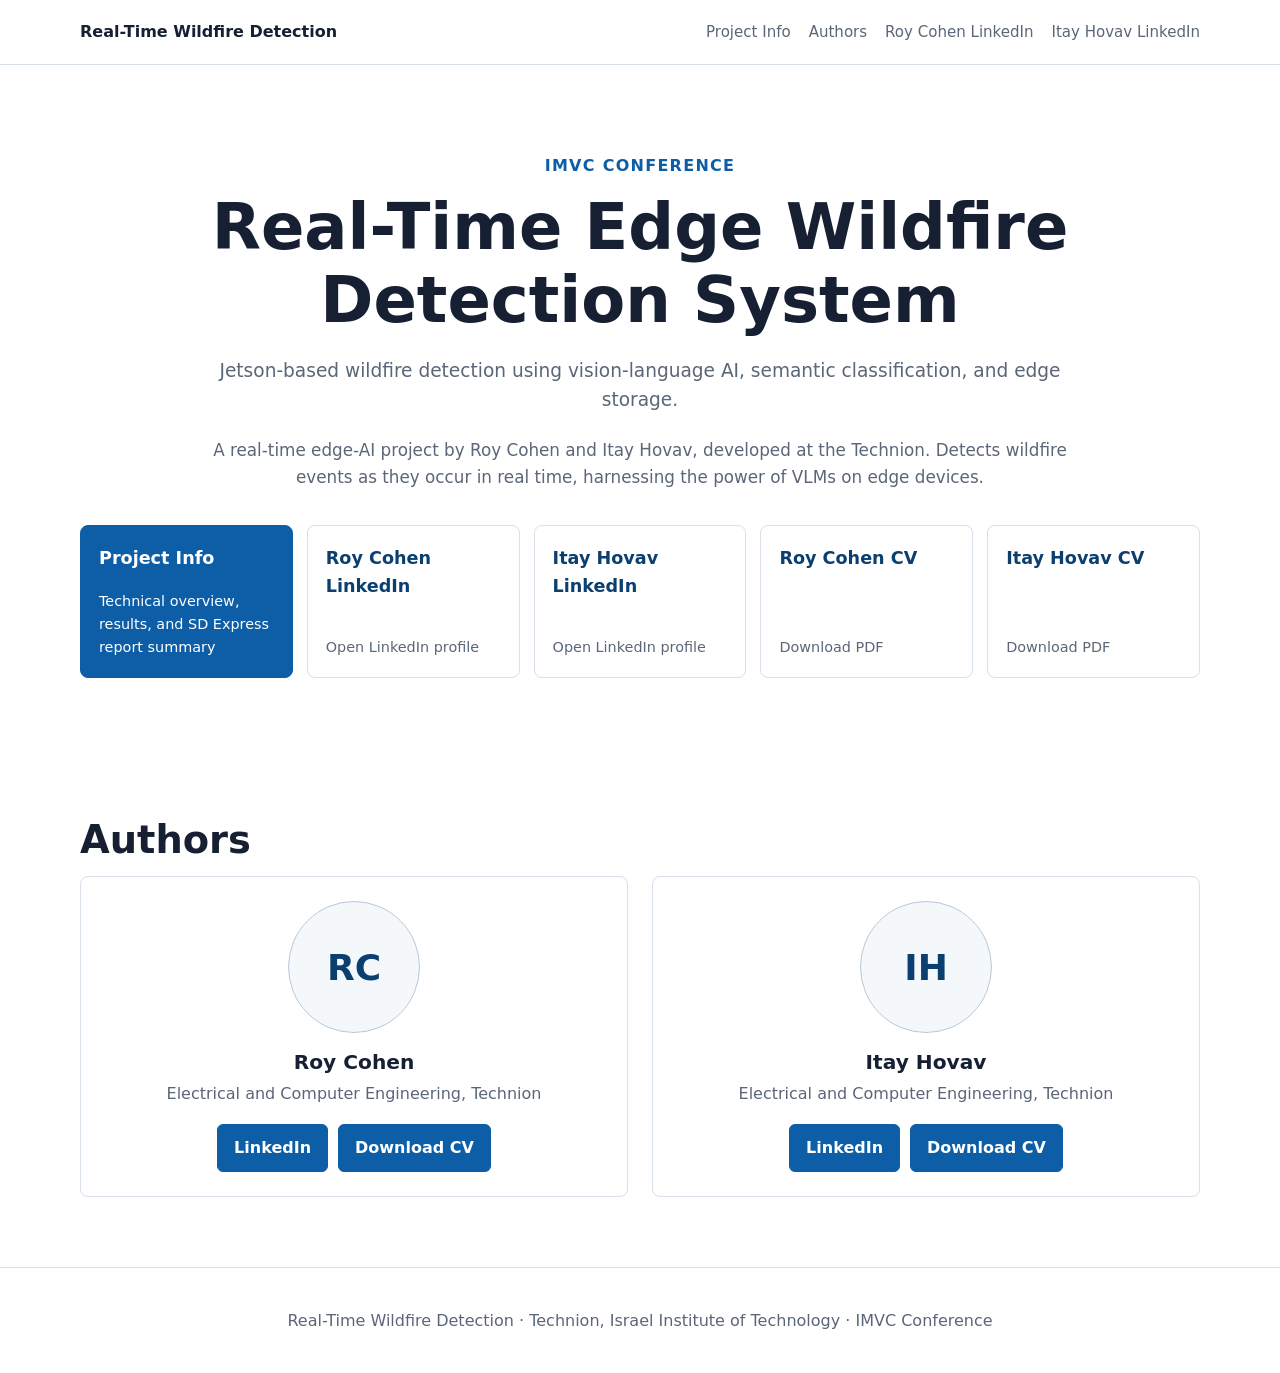
<file: docs/index.html>
<!doctype html>
<html lang="en">
  <head>
    <meta charset="utf-8">
    <meta name="viewport" content="width=device-width, initial-scale=1">
    <title>Real-Time Edge Wildfire Detection System</title>
    <meta name="description" content="Landing page for the IMVC real-time edge wildfire detection project.">
    <link rel="stylesheet" href="styles.css">
  </head>
  <body>
    <header class="site-header">
      <nav class="nav" aria-label="Primary navigation">
        <a class="brand" href="index.html">Real-Time Wildfire Detection</a>
        <button class="nav-toggle" type="button" aria-expanded="false" aria-controls="nav-links">
          <span></span>
          <span></span>
          <span></span>
        </button>
        <div class="nav-links" id="nav-links">
          <a href="project.html">Project Info</a>
          <a href="#authors">Authors</a>
          <a href="https://www.linkedin.com/in/royco20/">Roy Cohen LinkedIn</a>
          <a href="https://www.linkedin.com/in/itayhovav6/">Itay Hovav LinkedIn</a>
        </div>
      </nav>
    </header>

    <main>
      <section class="hero section landing-hero">
        <p class="conference">IMVC Conference</p>
        <h1>Real-Time Edge Wildfire Detection System</h1>
        <p class="subtitle">Jetson-based wildfire detection using vision-language AI, semantic classification, and edge storage.</p>
        <p class="hero-copy">
          A real-time edge-AI project by Roy Cohen and Itay Hovav, developed at the Technion. Detects wildfire events as they occur in real time, harnessing the power of VLMs on edge devices.
        </p>
        <div class="cta-grid" aria-label="Landing page links">
          <a class="cta-card primary" href="project.html">
            <span>Project Info</span>
            <small>Technical overview, results, and SD Express report summary</small>
          </a>
          <a class="cta-card" href="https://www.linkedin.com/in/royco20/">
            <span>Roy Cohen LinkedIn</span>
            <small>Open LinkedIn profile</small>
          </a>
          <a class="cta-card" href="https://www.linkedin.com/in/itayhovav6/">
            <span>Itay Hovav LinkedIn</span>
            <small>Open LinkedIn profile</small>
          </a>
          <a class="cta-card" href="assets/cv/roy_cohen_cv.pdf">
            <span>Roy Cohen CV</span>
            <small>Download PDF</small>
          </a>
          <a class="cta-card" href="assets/cv/itay_hovav_cv.pdf">
            <span>Itay Hovav CV</span>
            <small>Download PDF</small>
          </a>
        </div>
      </section>

      <section class="section" id="authors">
        <h2>Authors</h2>
        <div class="author-grid">
          <article class="author-card">
            <div class="avatar-placeholder" data-photo="assets/images/roy_cohen.jpg">RC</div>
            <h3>Roy Cohen</h3>
            <p>Electrical and Computer Engineering, Technion</p>
            <div class="author-actions">
              <a class="button" href="https://www.linkedin.com/in/royco20/">LinkedIn</a>
              <a class="button" href="assets/cv/roy_cohen_cv.pdf">Download CV</a>
            </div>
          </article>
          <article class="author-card">
            <div class="avatar-placeholder" data-photo="assets/images/itay_hovav.jpg">IH</div>
            <h3>Itay Hovav</h3>
            <p>Electrical and Computer Engineering, Technion</p>
            <div class="author-actions">
              <a class="button" href="https://www.linkedin.com/in/itayhovav6/">LinkedIn</a>
              <a class="button" href="assets/cv/itay_hovav_cv.pdf">Download CV</a>
            </div>
          </article>
        </div>
      </section>
    </main>

    <footer class="footer">
      <p>Real-Time Wildfire Detection · Technion, Israel Institute of Technology · IMVC Conference</p>
    </footer>

    <script src="script.js"></script>
  </body>
</html>
</file>
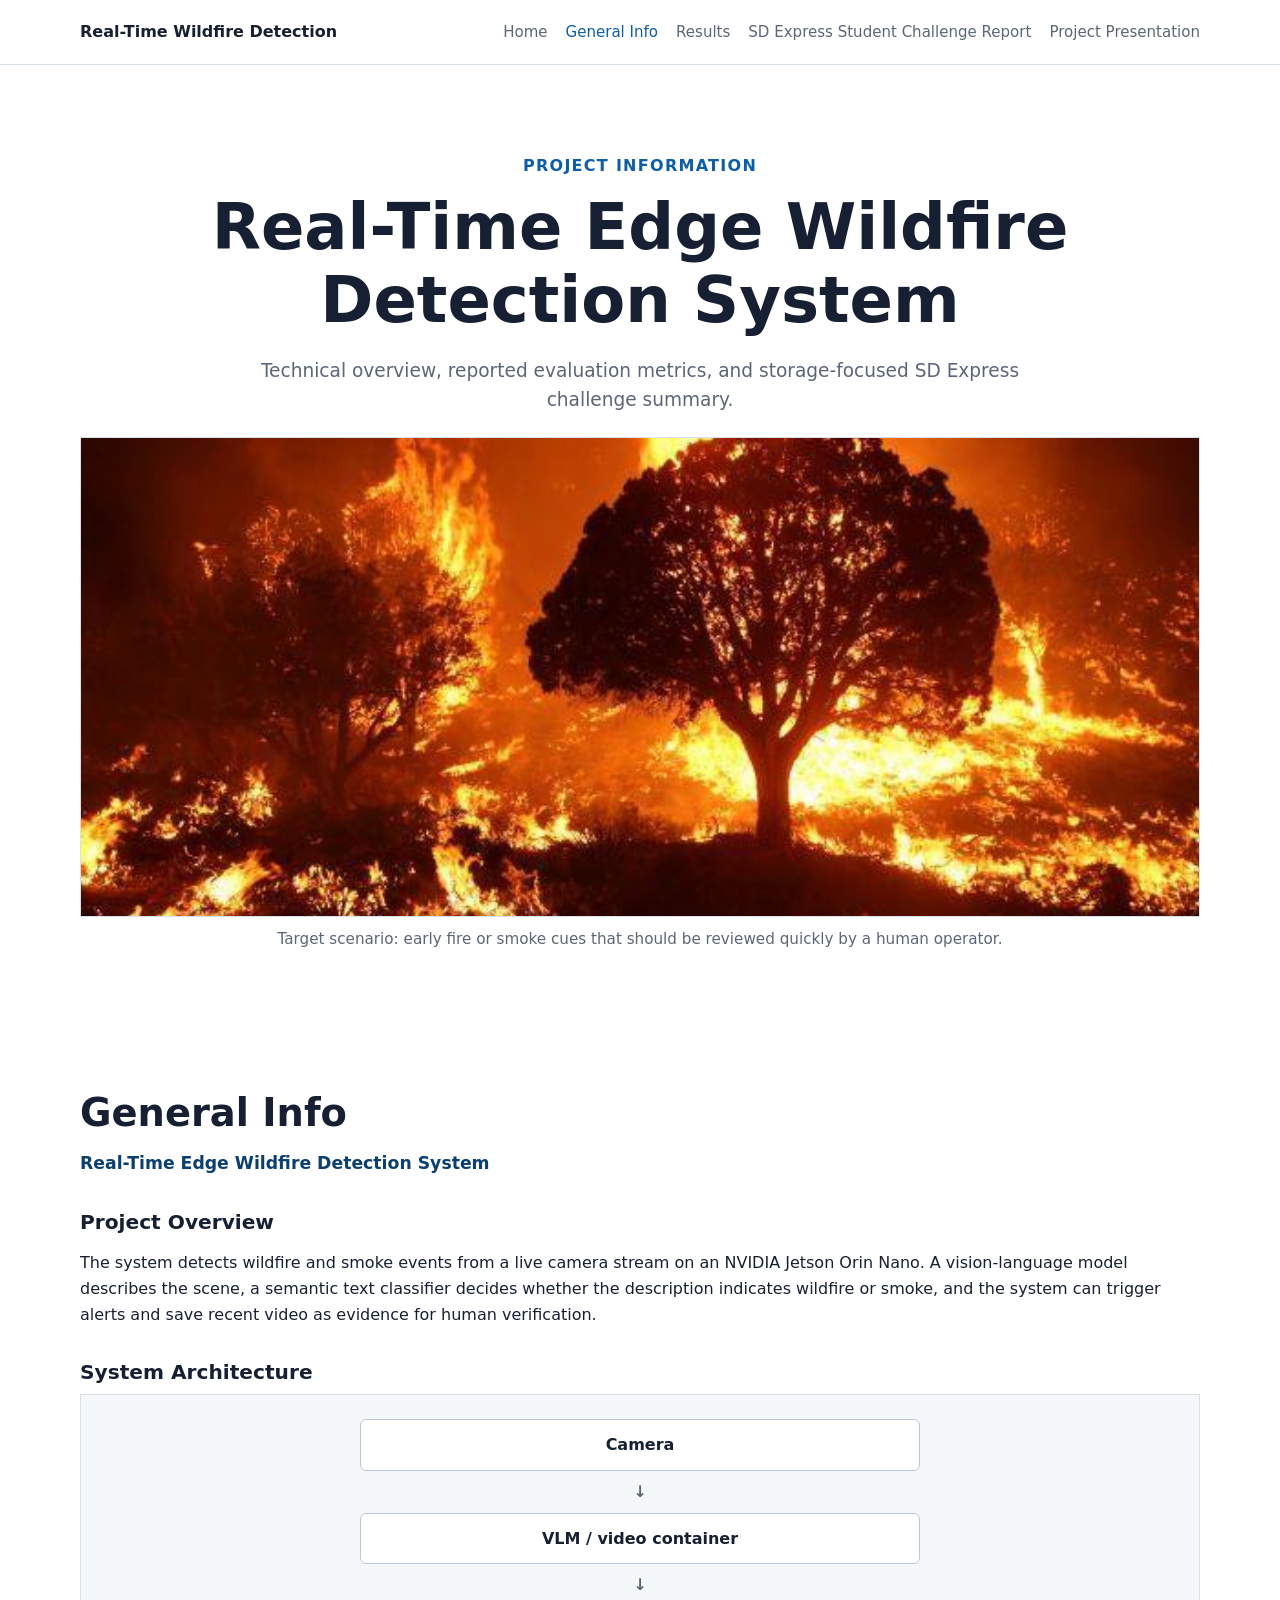
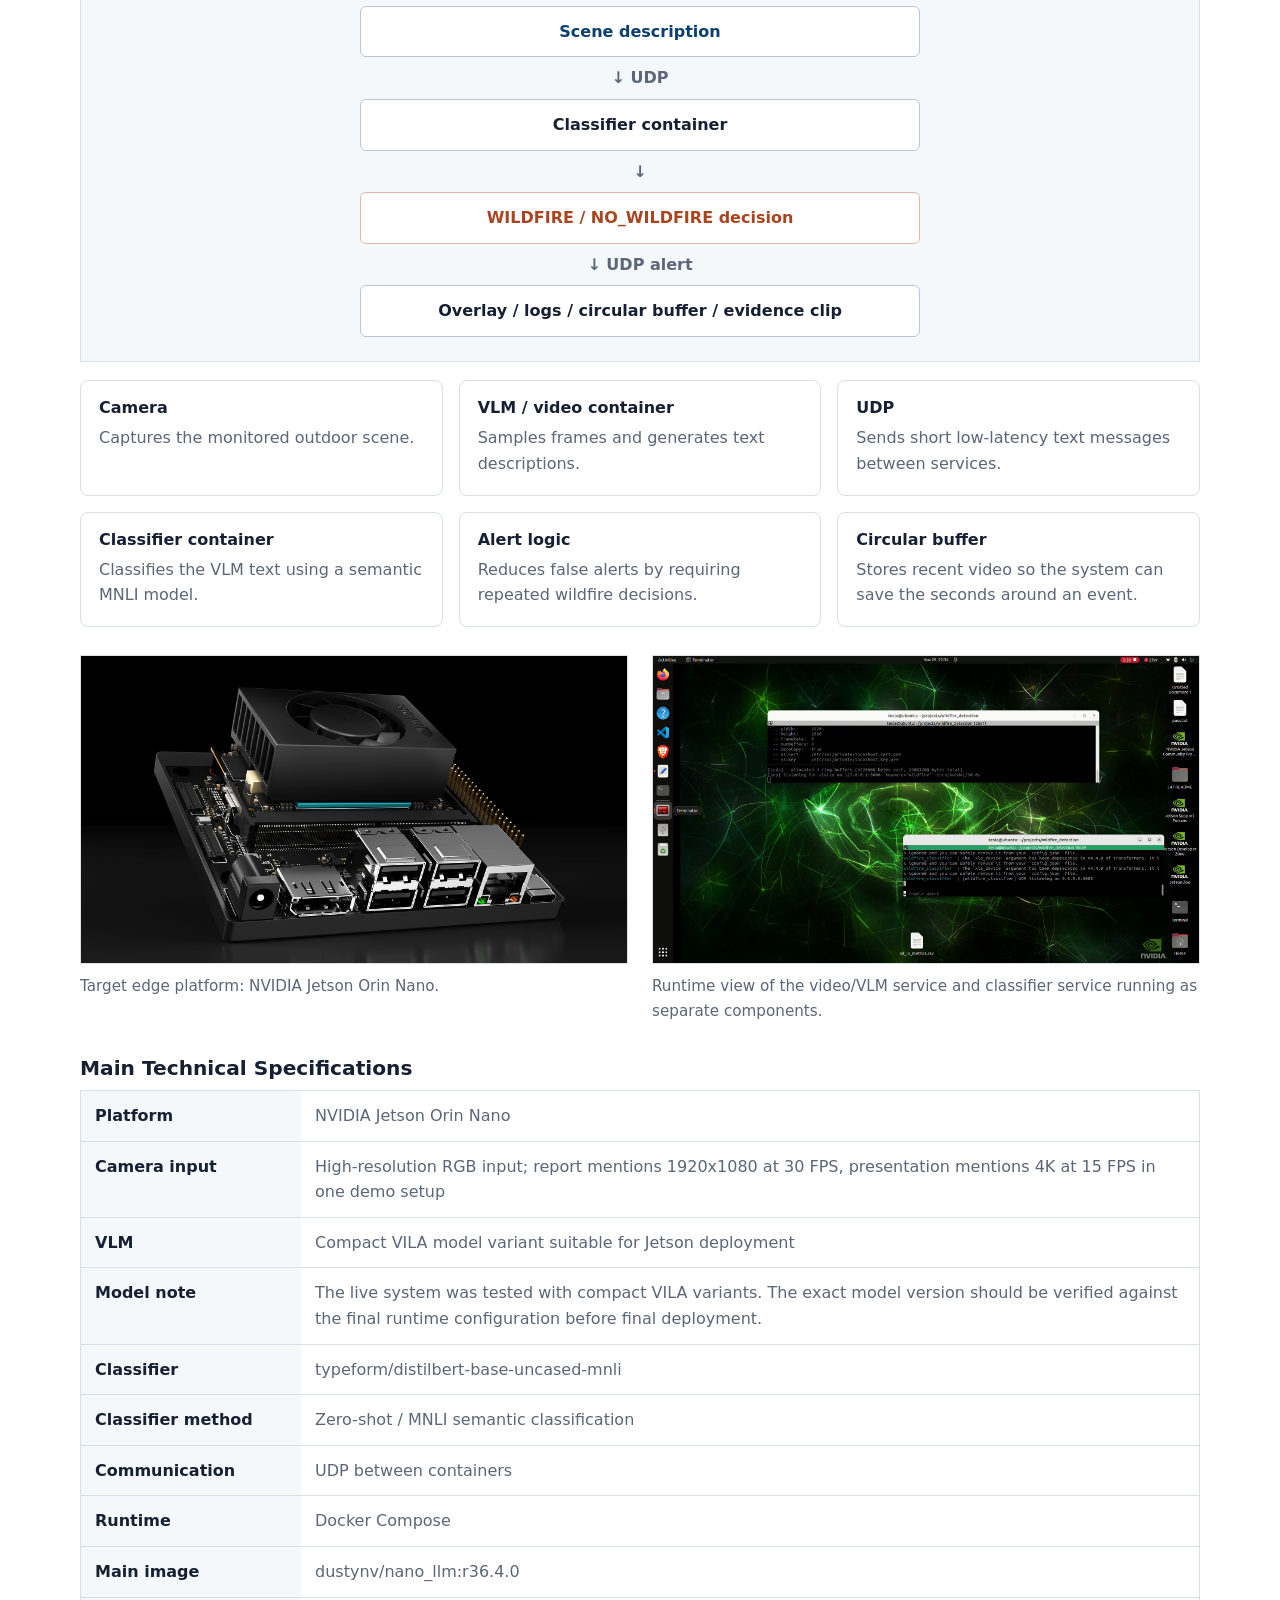
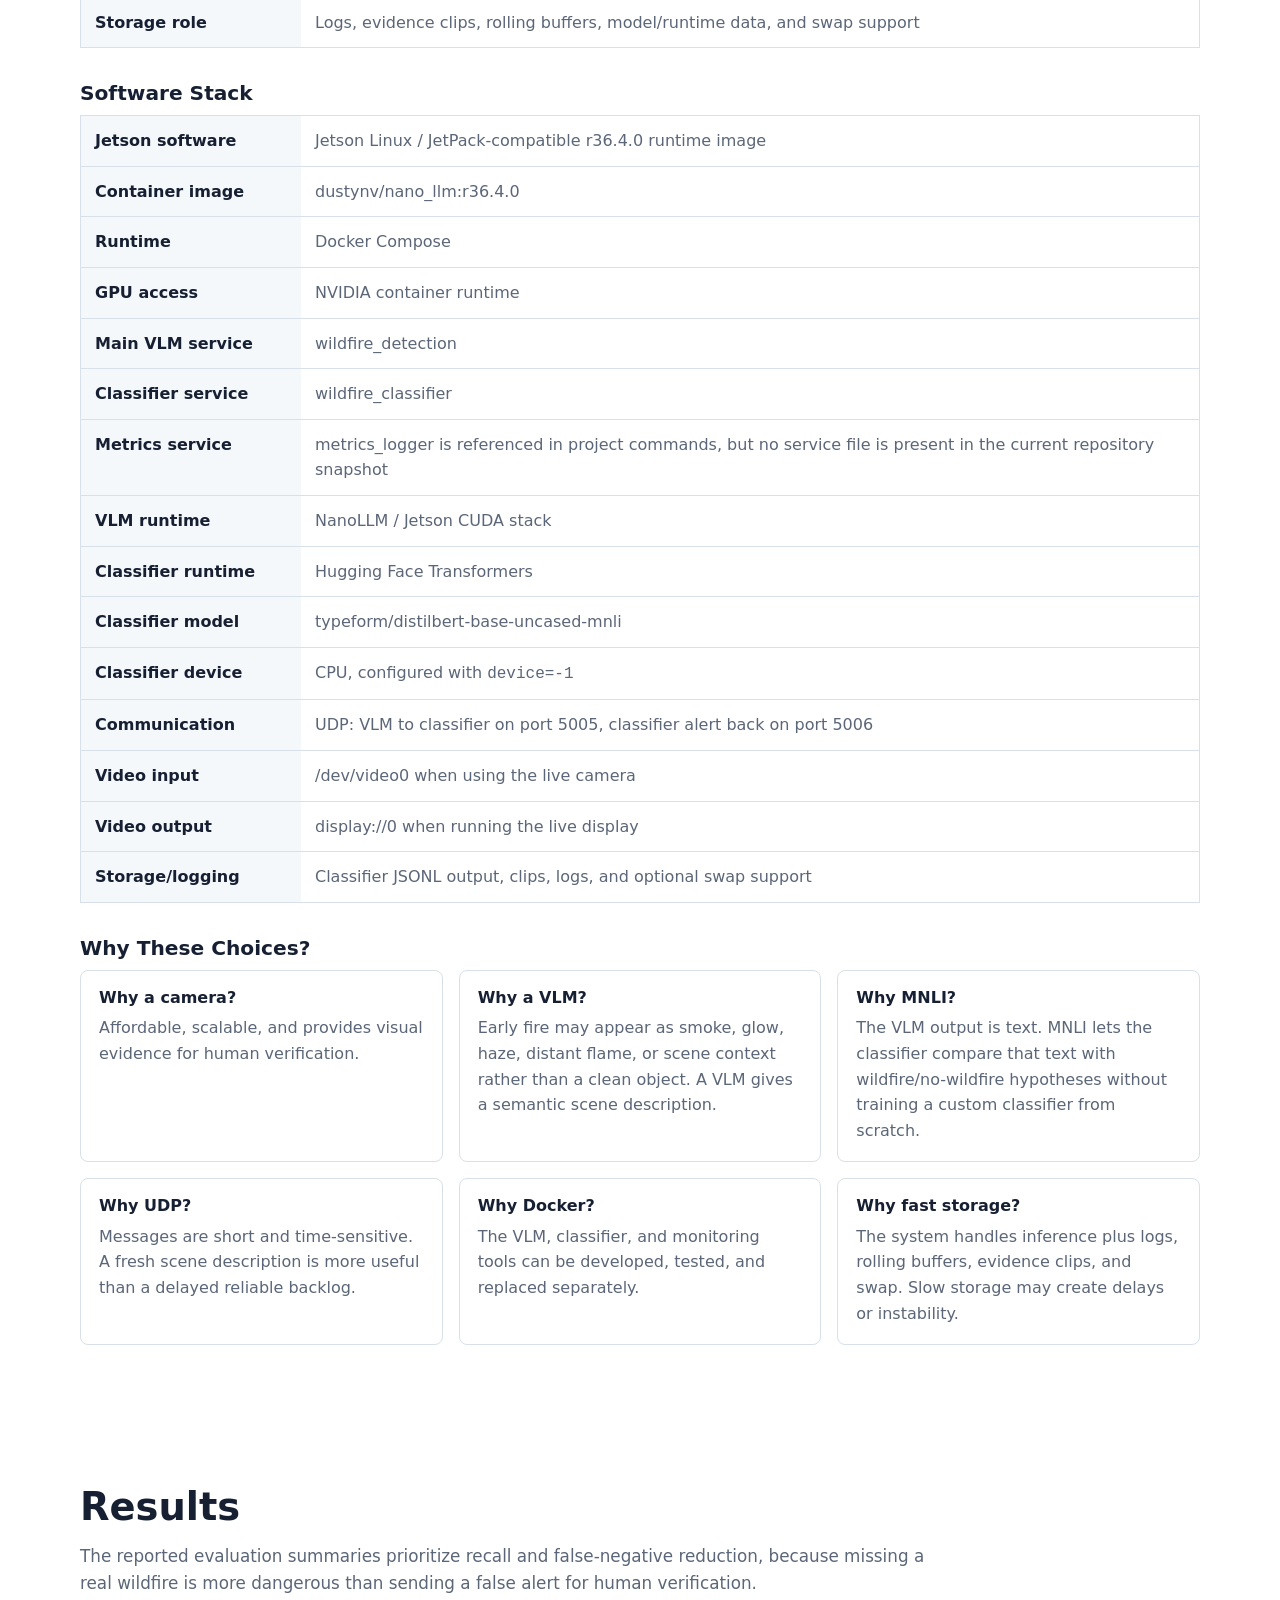
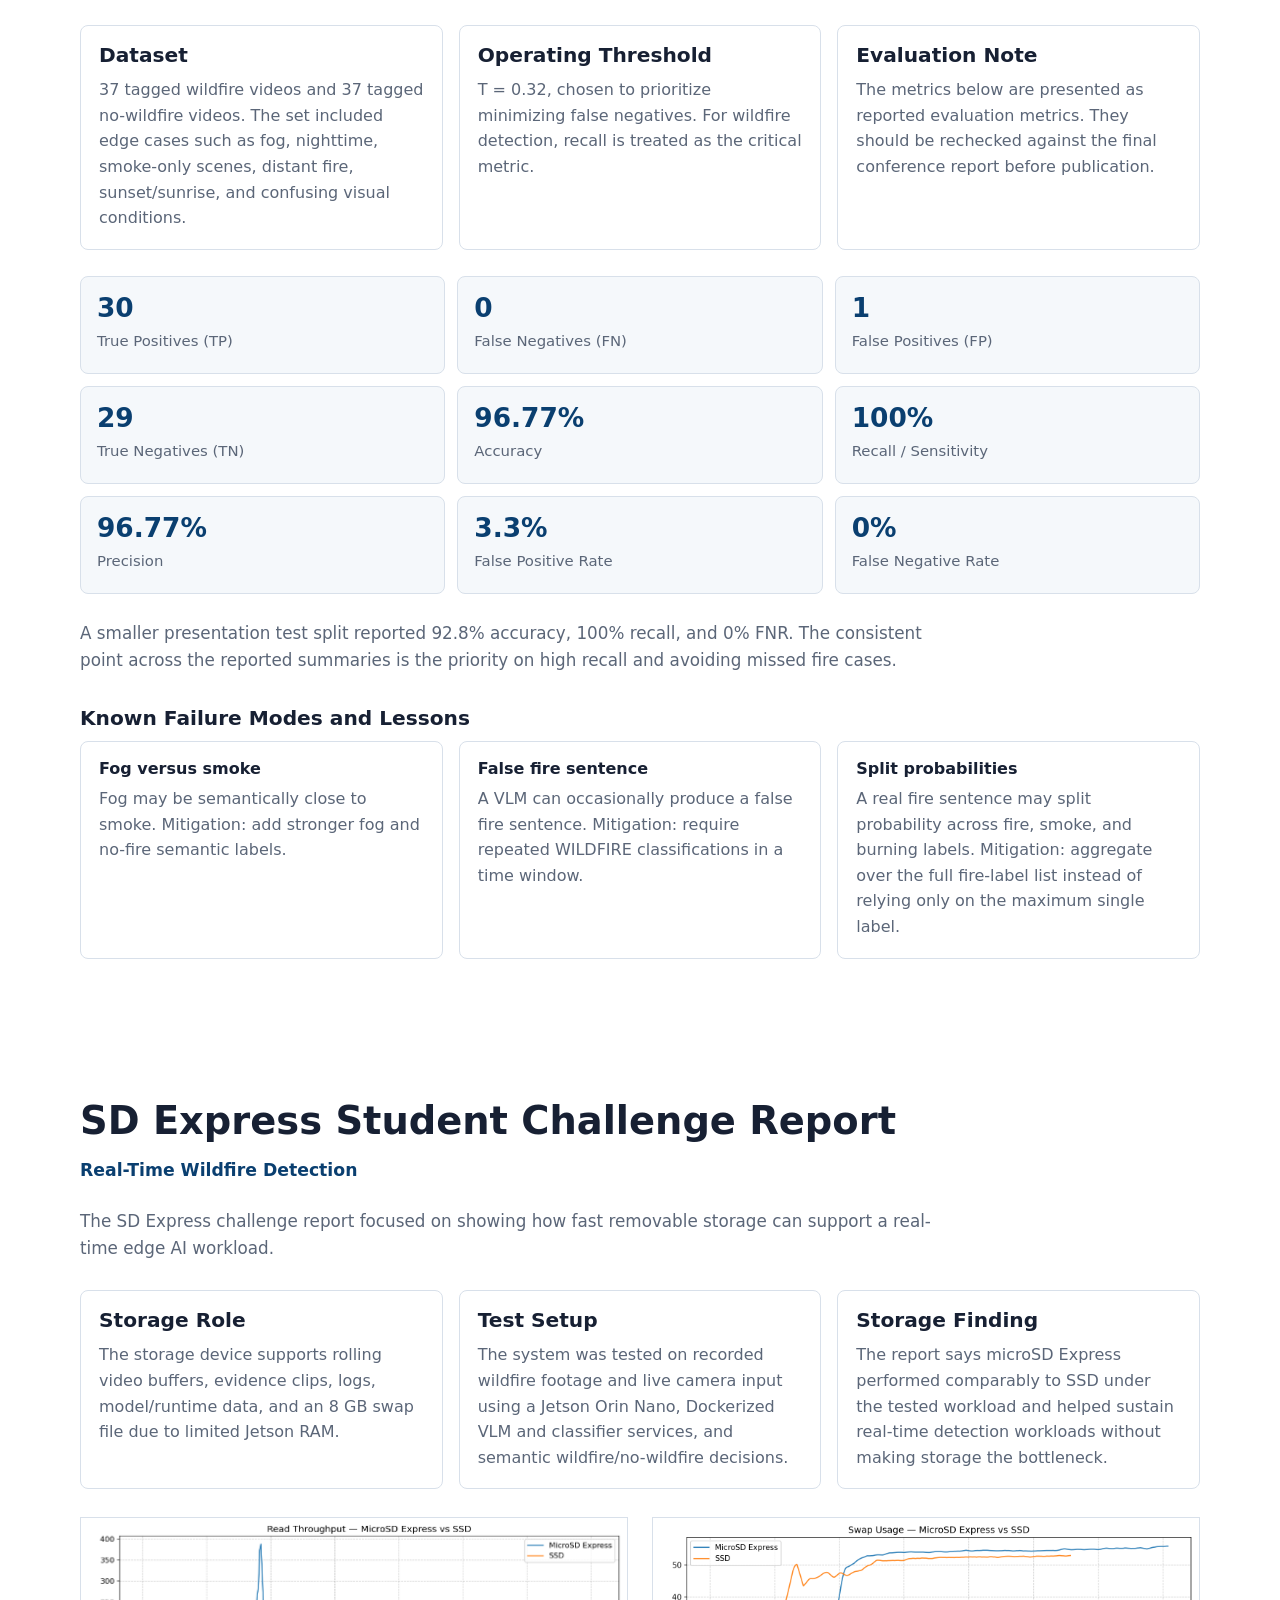
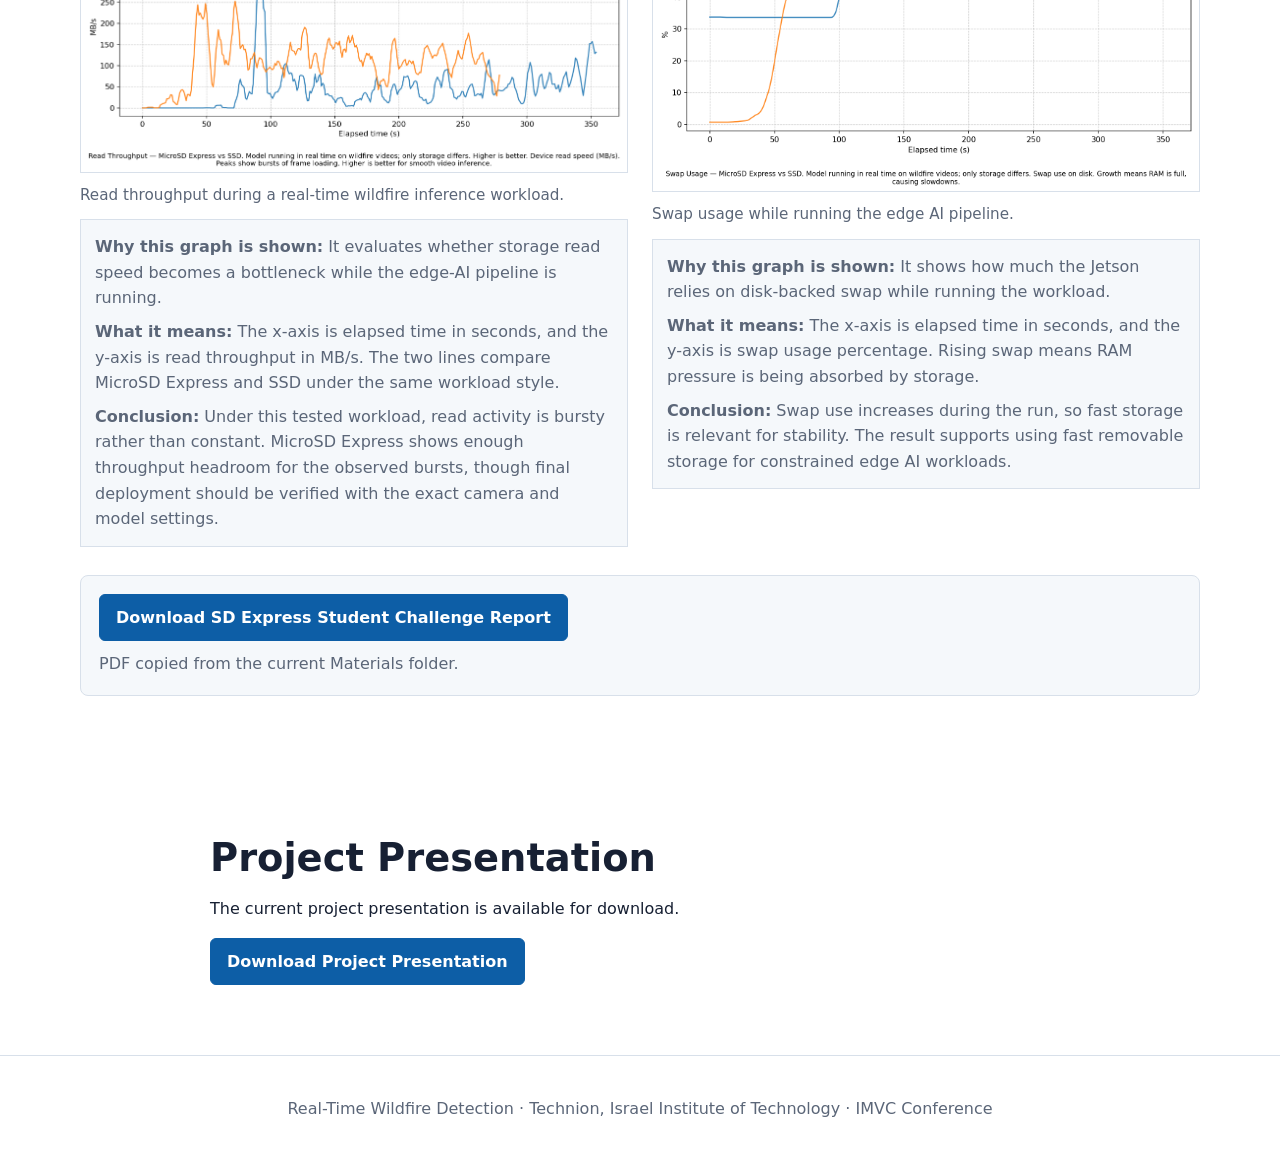
<file: docs/project.html>
<!doctype html>
<html lang="en">
  <head>
    <meta charset="utf-8">
    <meta name="viewport" content="width=device-width, initial-scale=1">
    <title>Project Info | Real-Time Edge Wildfire Detection System</title>
    <meta name="description" content="Project information for the real-time edge wildfire detection system.">
    <link rel="stylesheet" href="styles.css">
  </head>
  <body>
    <header class="site-header">
      <nav class="nav" aria-label="Primary navigation">
        <a class="brand" href="index.html">Real-Time Wildfire Detection</a>
        <button class="nav-toggle" type="button" aria-expanded="false" aria-controls="nav-links">
          <span></span>
          <span></span>
          <span></span>
        </button>
        <div class="nav-links" id="nav-links">
          <a href="index.html">Home</a>
          <a href="#general-info">General Info</a>
          <a href="#results">Results</a>
          <a href="#sd-express-report">SD Express Student Challenge Report</a>
          <a href="#project-presentation">Project Presentation</a>
        </div>
      </nav>
    </header>

    <main>
      <section class="hero section" id="general-info">
        <p class="conference">Project Information</p>
        <h1>Real-Time Edge Wildfire Detection System</h1>
        <p class="subtitle">Technical overview, reported evaluation metrics, and storage-focused SD Express challenge summary.</p>
        <figure class="teaser">
          <img src="assets/images/project_teaser.jpg" alt="Wildfire scene representing the monitored event type.">
          <figcaption>Target scenario: early fire or smoke cues that should be reviewed quickly by a human operator.</figcaption>
        </figure>
      </section>

      <section class="section">
        <h2>General Info</h2>
        <p class="kicker">Real-Time Edge Wildfire Detection System</p>

        <div class="content-block">
          <h3>Project Overview</h3>
          <p>The system detects wildfire and smoke events from a live camera stream on an NVIDIA Jetson Orin Nano. A vision-language model describes the scene, a semantic text classifier decides whether the description indicates wildfire or smoke, and the system can trigger alerts and save recent video as evidence for human verification.</p>
        </div>

        <div class="content-block">
          <h3>System Architecture</h3>
          <div class="architecture" role="img" aria-label="Camera to VLM video container to scene description over UDP to classifier container to decision to UDP alert and overlay logs circular buffer evidence clip.">
            <div class="arch-node">Camera</div>
            <div class="arch-arrow">↓</div>
            <div class="arch-node">VLM / video container</div>
            <div class="arch-arrow">↓</div>
            <div class="arch-node muted">Scene description</div>
            <div class="arch-arrow">↓ UDP</div>
            <div class="arch-node">Classifier container</div>
            <div class="arch-arrow">↓</div>
            <div class="arch-node decision">WILDFIRE / NO_WILDFIRE decision</div>
            <div class="arch-arrow">↓ UDP alert</div>
            <div class="arch-node">Overlay / logs / circular buffer / evidence clip</div>
          </div>
          <div class="card-grid architecture-notes">
            <article class="card"><h4>Camera</h4><p>Captures the monitored outdoor scene.</p></article>
            <article class="card"><h4>VLM / video container</h4><p>Samples frames and generates text descriptions.</p></article>
            <article class="card"><h4>UDP</h4><p>Sends short low-latency text messages between services.</p></article>
            <article class="card"><h4>Classifier container</h4><p>Classifies the VLM text using a semantic MNLI model.</p></article>
            <article class="card"><h4>Alert logic</h4><p>Reduces false alerts by requiring repeated wildfire decisions.</p></article>
            <article class="card"><h4>Circular buffer</h4><p>Stores recent video so the system can save the seconds around an event.</p></article>
          </div>
        </div>

        <div class="media-grid">
          <figure>
            <img src="assets/images/jetson_orin_nano.png" alt="NVIDIA Jetson Orin Nano developer kit.">
            <figcaption>Target edge platform: NVIDIA Jetson Orin Nano.</figcaption>
          </figure>
          <figure>
            <img src="assets/images/pipeline_demo.png" alt="Runtime screenshot showing detector and classifier terminal windows.">
            <figcaption>Runtime view of the video/VLM service and classifier service running as separate components.</figcaption>
          </figure>
        </div>

        <div class="content-block">
          <h3>Main Technical Specifications</h3>
          <div class="spec-table" role="table" aria-label="Main technical specifications">
            <div role="row"><strong role="cell">Platform</strong><span role="cell">NVIDIA Jetson Orin Nano</span></div>
            <div role="row"><strong role="cell">Camera input</strong><span role="cell">High-resolution RGB input; report mentions 1920x1080 at 30 FPS, presentation mentions 4K at 15 FPS in one demo setup</span></div>
            <div role="row"><strong role="cell">VLM</strong><span role="cell">Compact VILA model variant suitable for Jetson deployment</span></div>
            <div role="row"><strong role="cell">Model note</strong><span role="cell">The live system was tested with compact VILA variants. The exact model version should be verified against the final runtime configuration before final deployment.</span></div>
            <div role="row"><strong role="cell">Classifier</strong><span role="cell">typeform/distilbert-base-uncased-mnli</span></div>
            <div role="row"><strong role="cell">Classifier method</strong><span role="cell">Zero-shot / MNLI semantic classification</span></div>
            <div role="row"><strong role="cell">Communication</strong><span role="cell">UDP between containers</span></div>
            <div role="row"><strong role="cell">Runtime</strong><span role="cell">Docker Compose</span></div>
            <div role="row"><strong role="cell">Main image</strong><span role="cell">dustynv/nano_llm:r36.4.0</span></div>
            <div role="row"><strong role="cell">Storage role</strong><span role="cell">Logs, evidence clips, rolling buffers, model/runtime data, and swap support</span></div>
          </div>
        </div>

        <div class="content-block">
          <h3>Software Stack</h3>
          <div class="spec-table" role="table" aria-label="Software stack">
            <div role="row"><strong role="cell">Jetson software</strong><span role="cell">Jetson Linux / JetPack-compatible r36.4.0 runtime image</span></div>
            <div role="row"><strong role="cell">Container image</strong><span role="cell">dustynv/nano_llm:r36.4.0</span></div>
            <div role="row"><strong role="cell">Runtime</strong><span role="cell">Docker Compose</span></div>
            <div role="row"><strong role="cell">GPU access</strong><span role="cell">NVIDIA container runtime</span></div>
            <div role="row"><strong role="cell">Main VLM service</strong><span role="cell">wildfire_detection</span></div>
            <div role="row"><strong role="cell">Classifier service</strong><span role="cell">wildfire_classifier</span></div>
            <div role="row"><strong role="cell">Metrics service</strong><span role="cell">metrics_logger is referenced in project commands, but no service file is present in the current repository snapshot</span></div>
            <div role="row"><strong role="cell">VLM runtime</strong><span role="cell">NanoLLM / Jetson CUDA stack</span></div>
            <div role="row"><strong role="cell">Classifier runtime</strong><span role="cell">Hugging Face Transformers</span></div>
            <div role="row"><strong role="cell">Classifier model</strong><span role="cell">typeform/distilbert-base-uncased-mnli</span></div>
            <div role="row"><strong role="cell">Classifier device</strong><span role="cell">CPU, configured with <code>device=-1</code></span></div>
            <div role="row"><strong role="cell">Communication</strong><span role="cell">UDP: VLM to classifier on port 5005, classifier alert back on port 5006</span></div>
            <div role="row"><strong role="cell">Video input</strong><span role="cell">/dev/video0 when using the live camera</span></div>
            <div role="row"><strong role="cell">Video output</strong><span role="cell">display://0 when running the live display</span></div>
            <div role="row"><strong role="cell">Storage/logging</strong><span role="cell">Classifier JSONL output, clips, logs, and optional swap support</span></div>
          </div>
        </div>

        <div class="content-block">
          <h3>Why These Choices?</h3>
          <div class="card-grid">
            <article class="card"><h4>Why a camera?</h4><p>Affordable, scalable, and provides visual evidence for human verification.</p></article>
            <article class="card"><h4>Why a VLM?</h4><p>Early fire may appear as smoke, glow, haze, distant flame, or scene context rather than a clean object. A VLM gives a semantic scene description.</p></article>
            <article class="card"><h4>Why MNLI?</h4><p>The VLM output is text. MNLI lets the classifier compare that text with wildfire/no-wildfire hypotheses without training a custom classifier from scratch.</p></article>
            <article class="card"><h4>Why UDP?</h4><p>Messages are short and time-sensitive. A fresh scene description is more useful than a delayed reliable backlog.</p></article>
            <article class="card"><h4>Why Docker?</h4><p>The VLM, classifier, and monitoring tools can be developed, tested, and replaced separately.</p></article>
            <article class="card"><h4>Why fast storage?</h4><p>The system handles inference plus logs, rolling buffers, evidence clips, and swap. Slow storage may create delays or instability.</p></article>
          </div>
        </div>
      </section>

      <section class="section" id="results">
        <h2>Results</h2>
        <p class="section-lede">The reported evaluation summaries prioritize recall and false-negative reduction, because missing a real wildfire is more dangerous than sending a false alert for human verification.</p>
        <div class="card-grid">
          <article class="card">
            <h3>Dataset</h3>
            <p>37 tagged wildfire videos and 37 tagged no-wildfire videos. The set included edge cases such as fog, nighttime, smoke-only scenes, distant fire, sunset/sunrise, and confusing visual conditions.</p>
          </article>
          <article class="card">
            <h3>Operating Threshold</h3>
            <p>T = 0.32, chosen to prioritize minimizing false negatives. For wildfire detection, recall is treated as the critical metric.</p>
          </article>
          <article class="card">
            <h3>Evaluation Note</h3>
            <p>The metrics below are presented as reported evaluation metrics. They should be rechecked against the final conference report before publication.</p>
          </article>
        </div>
        <div class="metrics">
          <div><strong>30</strong><span>True Positives (TP)</span></div>
          <div><strong>0</strong><span>False Negatives (FN)</span></div>
          <div><strong>1</strong><span>False Positives (FP)</span></div>
          <div><strong>29</strong><span>True Negatives (TN)</span></div>
          <div><strong>96.77%</strong><span>Accuracy</span></div>
          <div><strong>100%</strong><span>Recall / Sensitivity</span></div>
          <div><strong>96.77%</strong><span>Precision</span></div>
          <div><strong>3.3%</strong><span>False Positive Rate</span></div>
          <div><strong>0%</strong><span>False Negative Rate</span></div>
        </div>
        <p class="section-lede">A smaller presentation test split reported 92.8% accuracy, 100% recall, and 0% FNR. The consistent point across the reported summaries is the priority on high recall and avoiding missed fire cases.</p>

        <div class="content-block">
          <h3>Known Failure Modes and Lessons</h3>
          <div class="card-grid">
            <article class="card"><h4>Fog versus smoke</h4><p>Fog may be semantically close to smoke. Mitigation: add stronger fog and no-fire semantic labels.</p></article>
            <article class="card"><h4>False fire sentence</h4><p>A VLM can occasionally produce a false fire sentence. Mitigation: require repeated WILDFIRE classifications in a time window.</p></article>
            <article class="card"><h4>Split probabilities</h4><p>A real fire sentence may split probability across fire, smoke, and burning labels. Mitigation: aggregate over the full fire-label list instead of relying only on the maximum single label.</p></article>
          </div>
        </div>
      </section>

      <section class="section" id="sd-express-report">
        <h2>SD Express Student Challenge Report</h2>
        <p class="kicker">Real-Time Wildfire Detection</p>
        <p class="section-lede">The SD Express challenge report focused on showing how fast removable storage can support a real-time edge AI workload.</p>
        <div class="card-grid">
          <article class="card">
            <h3>Storage Role</h3>
            <p>The storage device supports rolling video buffers, evidence clips, logs, model/runtime data, and an 8 GB swap file due to limited Jetson RAM.</p>
          </article>
          <article class="card">
            <h3>Test Setup</h3>
            <p>The system was tested on recorded wildfire footage and live camera input using a Jetson Orin Nano, Dockerized VLM and classifier services, and semantic wildfire/no-wildfire decisions.</p>
          </article>
          <article class="card">
            <h3>Storage Finding</h3>
            <p>The report says microSD Express performed comparably to SSD under the tested workload and helped sustain real-time detection workloads without making storage the bottleneck.</p>
          </article>
        </div>

        <div class="media-grid graph-grid">
          <figure>
            <img src="assets/images/sd_express_read_throughput.png" alt="Read throughput over time comparing MicroSD Express and SSD.">
            <figcaption>Read throughput during a real-time wildfire inference workload.</figcaption>
            <div class="graph-explanation">
              <p><strong>Why this graph is shown:</strong> It evaluates whether storage read speed becomes a bottleneck while the edge-AI pipeline is running.</p>
              <p><strong>What it means:</strong> The x-axis is elapsed time in seconds, and the y-axis is read throughput in MB/s. The two lines compare MicroSD Express and SSD under the same workload style.</p>
              <p><strong>Conclusion:</strong> Under this tested workload, read activity is bursty rather than constant. MicroSD Express shows enough throughput headroom for the observed bursts, though final deployment should be verified with the exact camera and model settings.</p>
            </div>
          </figure>
          <figure>
            <img src="assets/images/sd_express_swap_usage.png" alt="Swap usage over time comparing MicroSD Express and SSD.">
            <figcaption>Swap usage while running the edge AI pipeline.</figcaption>
            <div class="graph-explanation">
              <p><strong>Why this graph is shown:</strong> It shows how much the Jetson relies on disk-backed swap while running the workload.</p>
              <p><strong>What it means:</strong> The x-axis is elapsed time in seconds, and the y-axis is swap usage percentage. Rising swap means RAM pressure is being absorbed by storage.</p>
              <p><strong>Conclusion:</strong> Swap use increases during the run, so fast storage is relevant for stability. The result supports using fast removable storage for constrained edge AI workloads.</p>
            </div>
          </figure>
        </div>

        <div class="download-panel">
          <a class="button" href="assets/reports/sd_express_student_challenge_report.pdf">Download SD Express Student Challenge Report</a>
          <p>PDF copied from the current Materials folder.</p>
        </div>
      </section>

      <section class="section narrow" id="project-presentation">
        <h2>Project Presentation</h2>
        <p>The current project presentation is available for download.</p>
        <a class="button" href="assets/reports/project_presentation.pptx">Download Project Presentation</a>
      </section>
    </main>

    <footer class="footer">
      <p>Real-Time Wildfire Detection · Technion, Israel Institute of Technology · IMVC Conference</p>
    </footer>

    <script src="script.js"></script>
  </body>
</html>
</file>
<file: docs/styles.css>
:root {
  --text: #172033;
  --muted: #5b6678;
  --line: #d8e0ea;
  --soft: #f5f8fb;
  --accent: #0d5ea6;
  --accent-dark: #0a3f70;
  --warn: #a9451f;
  --max: 1120px;
}

* {
  box-sizing: border-box;
}

html {
  scroll-behavior: smooth;
}

body {
  margin: 0;
  color: var(--text);
  background: #fff;
  font-family: Inter, ui-sans-serif, system-ui, -apple-system, BlinkMacSystemFont, "Segoe UI", sans-serif;
  line-height: 1.6;
}

a {
  color: var(--accent);
}

img {
  display: block;
  max-width: 100%;
}

.site-header {
  position: sticky;
  top: 0;
  z-index: 20;
  border-bottom: 1px solid var(--line);
  background: rgba(255, 255, 255, 0.96);
  backdrop-filter: blur(12px);
}

.nav {
  width: min(var(--max), calc(100% - 32px));
  min-height: 64px;
  margin: 0 auto;
  display: flex;
  align-items: center;
  justify-content: space-between;
  gap: 24px;
}

.brand {
  color: var(--text);
  font-weight: 800;
  text-decoration: none;
}

.nav-links {
  display: flex;
  align-items: center;
  gap: 18px;
  font-size: 0.94rem;
}

.nav-links a {
  color: var(--muted);
  text-decoration: none;
}

.nav-links a:hover,
.nav-links a.active {
  color: var(--accent);
}

.nav-toggle {
  width: 42px;
  height: 42px;
  display: none;
  border: 1px solid var(--line);
  border-radius: 6px;
  background: #fff;
}

.nav-toggle span {
  display: block;
  width: 18px;
  height: 2px;
  margin: 4px auto;
  background: var(--text);
}

.section {
  width: min(var(--max), calc(100% - 32px));
  margin: 0 auto;
  padding: 70px 0;
}

.narrow {
  max-width: 860px;
}

.hero {
  text-align: center;
  padding-top: 88px;
}

.landing-hero {
  min-height: auto;
}

.conference {
  margin: 0 0 12px;
  color: var(--accent);
  font-weight: 800;
  letter-spacing: 0.08em;
  text-transform: uppercase;
}

h1,
h2,
h3,
h4 {
  line-height: 1.15;
  letter-spacing: 0;
}

h1 {
  max-width: 980px;
  margin: 0 auto 18px;
  font-size: clamp(2.35rem, 5vw, 4.6rem);
}

h2 {
  margin: 0 0 14px;
  font-size: clamp(1.85rem, 3vw, 2.65rem);
}

h3 {
  margin: 0 0 10px;
  font-size: 1.26rem;
}

h4 {
  margin: 0 0 8px;
  font-size: 1rem;
}

.subtitle {
  max-width: 850px;
  margin: 0 auto 22px;
  color: var(--muted);
  font-size: 1.16rem;
}

.hero-copy {
  max-width: 880px;
  margin: 0 auto 28px;
  color: var(--muted);
  font-size: 1.05rem;
}

.authors {
  margin: 0 auto 30px;
  color: var(--text);
  font-weight: 600;
}

.kicker {
  margin: 0 0 24px;
  color: var(--accent-dark);
  font-weight: 800;
  font-size: 1.08rem;
}

.section-lede {
  max-width: 860px;
  margin: 0 0 28px;
  color: var(--muted);
  font-size: 1.05rem;
}

.content-block {
  margin-top: 34px;
}

.cta-grid {
  display: grid;
  grid-template-columns: repeat(5, minmax(0, 1fr));
  gap: 14px;
  margin: 34px auto 0;
  text-align: left;
}

.cta-card {
  min-height: 128px;
  display: flex;
  flex-direction: column;
  justify-content: space-between;
  gap: 18px;
  padding: 18px;
  border: 1px solid var(--line);
  border-radius: 8px;
  color: var(--text);
  background: #fff;
  text-decoration: none;
}

.cta-card span {
  color: var(--accent-dark);
  font-weight: 900;
  font-size: 1.1rem;
}

.cta-card small {
  color: var(--muted);
  font-size: 0.9rem;
}

.cta-card.primary {
  border-color: var(--accent);
  background: var(--accent);
}

.cta-card.primary span,
.cta-card.primary small {
  color: #fff;
}

.cta-card.disabled {
  background: var(--soft);
  cursor: not-allowed;
}

.disabled-link {
  color: #667386 !important;
  cursor: not-allowed;
}

.plain-list {
  margin: 0;
  padding-left: 20px;
  color: var(--muted);
}

.plain-list li + li {
  margin-top: 6px;
}

figure {
  margin: 0;
}

.teaser img {
  width: 100%;
  max-height: 480px;
  object-fit: cover;
  border: 1px solid var(--line);
}

figcaption {
  margin-top: 10px;
  color: var(--muted);
  font-size: 0.95rem;
}

.architecture {
  display: grid;
  grid-template-columns: minmax(0, 1fr);
  justify-items: center;
  gap: 8px;
  padding: 24px;
  border: 1px solid var(--line);
  background: var(--soft);
}

.arch-node {
  width: min(560px, 100%);
  padding: 12px 16px;
  border: 1px solid #b9c7d8;
  border-radius: 6px;
  background: #fff;
  text-align: center;
  font-weight: 800;
}

.arch-node.muted {
  color: var(--accent-dark);
}

.arch-node.decision {
  border-color: #e1b8a5;
  color: var(--warn);
}

.arch-arrow {
  color: var(--muted);
  font-weight: 800;
}

.architecture-notes {
  margin-top: 18px;
}

.media-grid {
  display: grid;
  grid-template-columns: repeat(2, minmax(0, 1fr));
  gap: 24px;
  margin-top: 28px;
}

.media-grid figure {
  min-width: 0;
}

.media-grid img {
  width: 100%;
  border: 1px solid var(--line);
  background: #fff;
}

.card-grid {
  display: grid;
  grid-template-columns: repeat(3, minmax(0, 1fr));
  gap: 16px;
}

.author-grid {
  display: grid;
  grid-template-columns: repeat(2, minmax(0, 1fr));
  gap: 24px;
}

.author-card {
  padding: 24px;
  border: 1px solid var(--line);
  border-radius: 8px;
  background: #fff;
  text-align: center;
}

.avatar-placeholder {
  width: 132px;
  height: 132px;
  display: grid;
  place-items: center;
  margin: 0 auto 18px;
  border: 1px solid #b9c7d8;
  border-radius: 50%;
  color: var(--accent-dark);
  background: var(--soft);
  font-weight: 900;
  font-size: 2.25rem;
}

.avatar-placeholder.has-photo {
  background-position: center;
  background-size: cover;
  color: transparent;
}

.author-card h3 {
  margin-bottom: 6px;
}

.author-card p {
  margin: 0 0 18px;
  color: var(--muted);
}

.author-actions {
  display: flex;
  flex-wrap: wrap;
  justify-content: center;
  gap: 10px;
}

.card {
  min-width: 0;
  padding: 18px;
  border: 1px solid var(--line);
  border-radius: 8px;
  background: #fff;
}

.card p {
  margin: 0;
  color: var(--muted);
}

.spec-table {
  border: 1px solid var(--line);
  border-bottom: 0;
}

.spec-table div {
  display: grid;
  grid-template-columns: 220px minmax(0, 1fr);
  border-bottom: 1px solid var(--line);
}

.spec-table strong,
.spec-table span {
  padding: 12px 14px;
}

.spec-table strong {
  background: var(--soft);
}

.spec-table span {
  color: var(--muted);
}

.metrics {
  display: grid;
  grid-template-columns: repeat(3, minmax(0, 1fr));
  gap: 12px;
  margin: 26px 0;
}

.metrics div {
  min-height: 98px;
  padding: 16px;
  border: 1px solid var(--line);
  border-radius: 8px;
  background: var(--soft);
}

.metrics strong {
  display: block;
  color: var(--accent-dark);
  font-size: 1.65rem;
  line-height: 1.1;
}

.metrics span {
  display: block;
  margin-top: 8px;
  color: var(--muted);
  font-size: 0.93rem;
}

.details {
  margin-top: 32px;
  padding: 18px;
  border: 1px solid var(--line);
  border-radius: 8px;
}

.details summary {
  cursor: pointer;
  font-weight: 800;
}

code,
pre {
  font-family: "SFMono-Regular", Consolas, "Liberation Mono", monospace;
}

pre {
  overflow-x: auto;
  padding: 18px;
  border: 1px solid var(--line);
  background: #f7f9fc;
}

.graph-grid {
  align-items: start;
}

.graph-explanation {
  margin-top: 12px;
  padding: 14px;
  border: 1px solid var(--line);
  background: var(--soft);
}

.graph-explanation p {
  margin: 0;
  color: var(--muted);
}

.graph-explanation p + p {
  margin-top: 8px;
}

.download-panel {
  margin-top: 28px;
  padding: 18px;
  border: 1px solid var(--line);
  border-radius: 8px;
  background: var(--soft);
}

.download-panel p {
  margin: 10px 0 0;
  color: var(--muted);
}

.button {
  display: inline-flex;
  min-height: 42px;
  align-items: center;
  padding: 10px 16px;
  border: 1px solid var(--accent);
  border-radius: 6px;
  color: #fff;
  background: var(--accent);
  font-weight: 800;
  text-decoration: none;
}

.button.disabled {
  border-color: #c8d1dd;
  color: #667386;
  background: #eef2f6;
  cursor: not-allowed;
}

.footer {
  border-top: 1px solid var(--line);
  padding: 24px 16px;
  color: var(--muted);
  text-align: center;
}

@media (max-width: 900px) {
  .nav-toggle {
    display: block;
  }

  .nav-links {
    position: absolute;
    top: 64px;
    right: 16px;
    left: 16px;
    display: none;
    flex-direction: column;
    align-items: stretch;
    gap: 0;
    border: 1px solid var(--line);
    background: #fff;
  }

  .nav-links.open {
    display: flex;
  }

  .nav-links a {
    padding: 12px 14px;
    border-bottom: 1px solid var(--line);
  }

  .media-grid,
  .card-grid,
  .cta-grid,
  .author-grid {
    grid-template-columns: 1fr;
  }

  .metrics {
    grid-template-columns: repeat(2, minmax(0, 1fr));
  }

  .spec-table div {
    grid-template-columns: 1fr;
  }
}

@media (max-width: 560px) {
  .section {
    width: min(100% - 24px, var(--max));
    padding: 52px 0;
  }

  .hero {
    padding-top: 64px;
  }

  .metrics {
    grid-template-columns: 1fr;
  }
}
</file>
